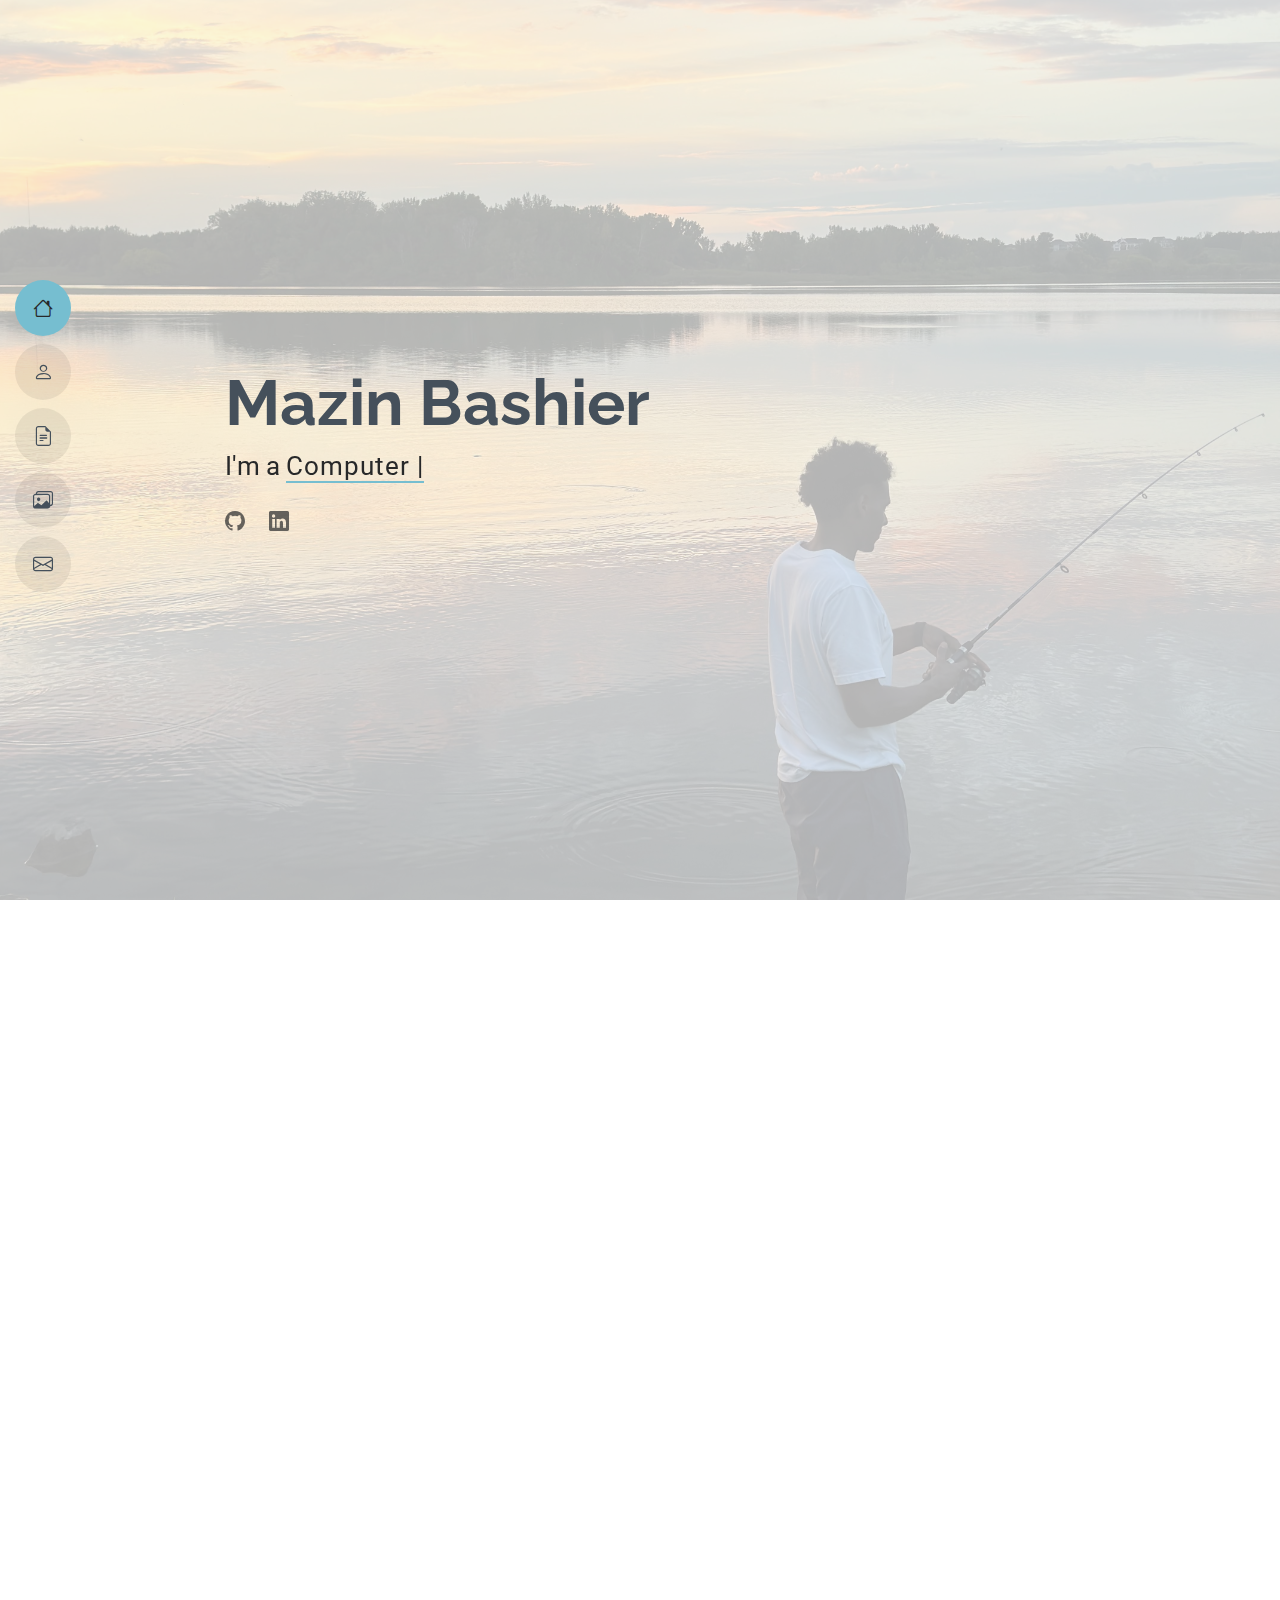
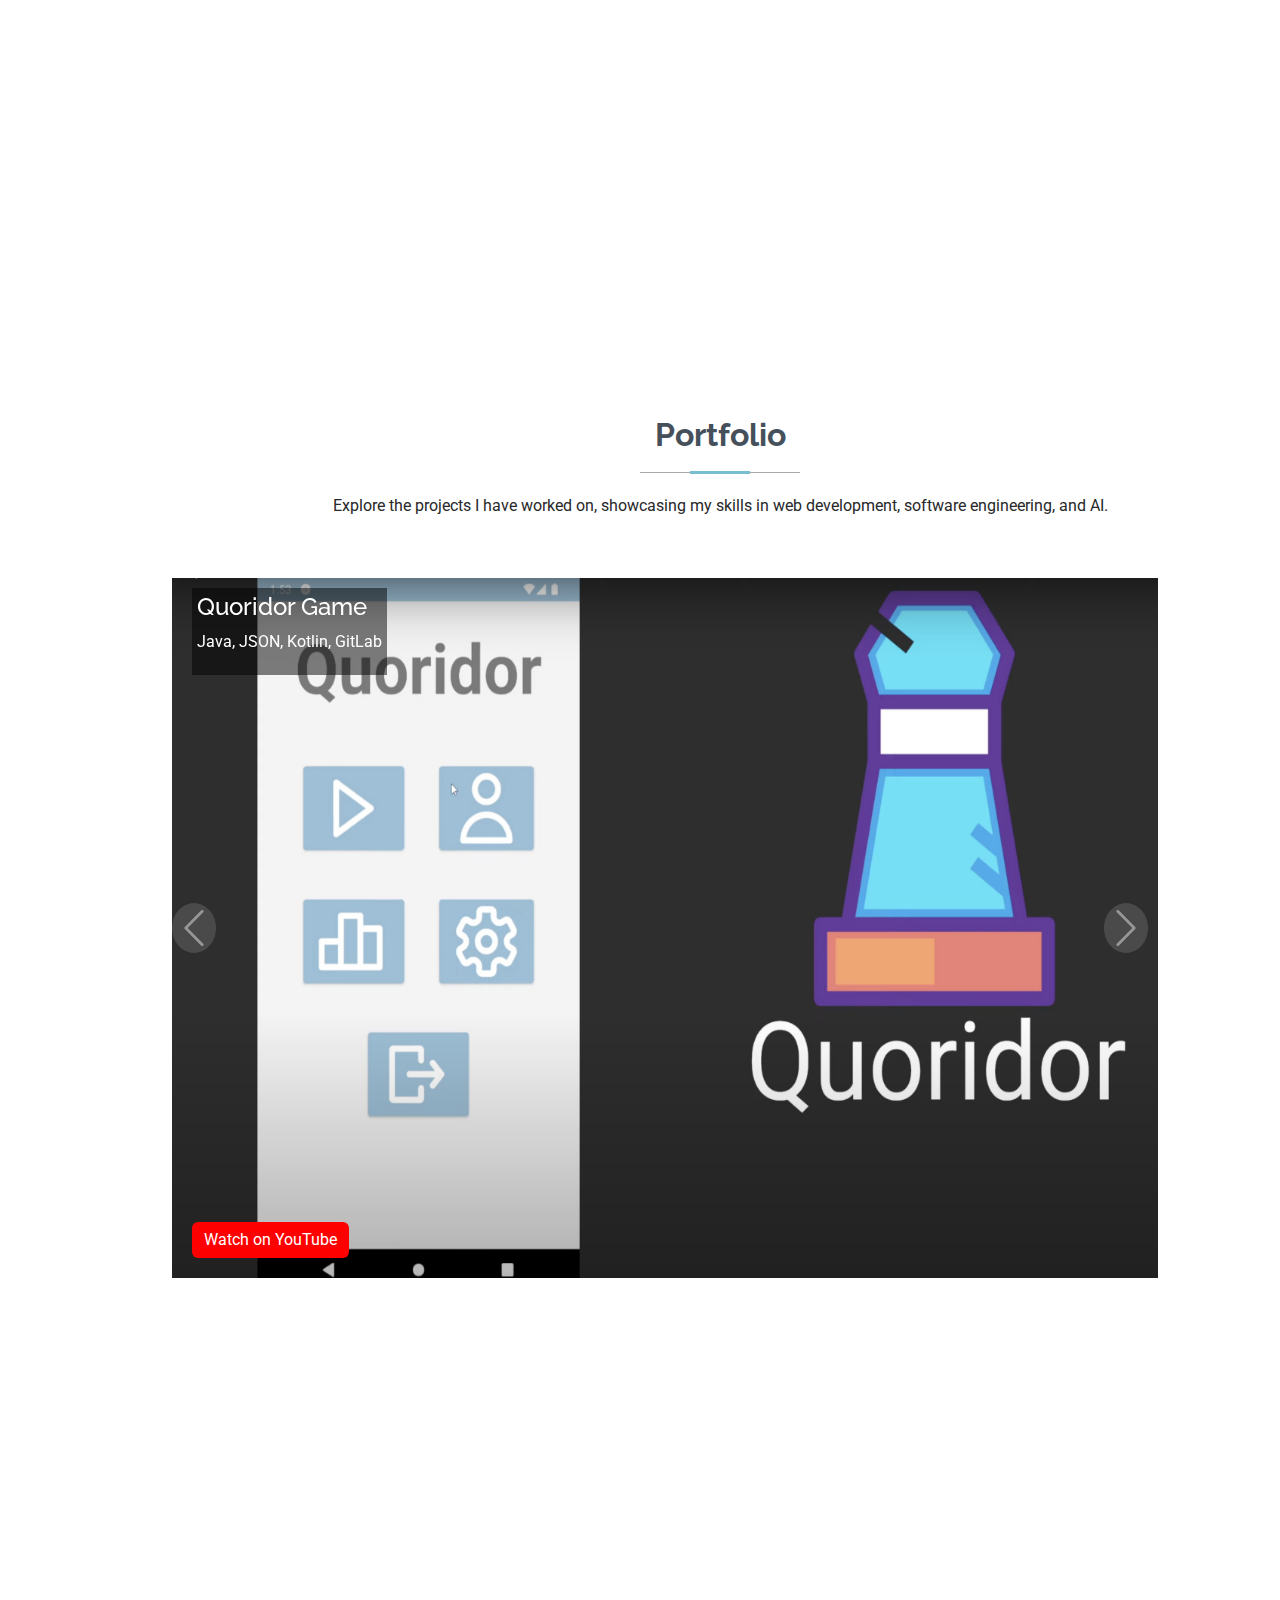
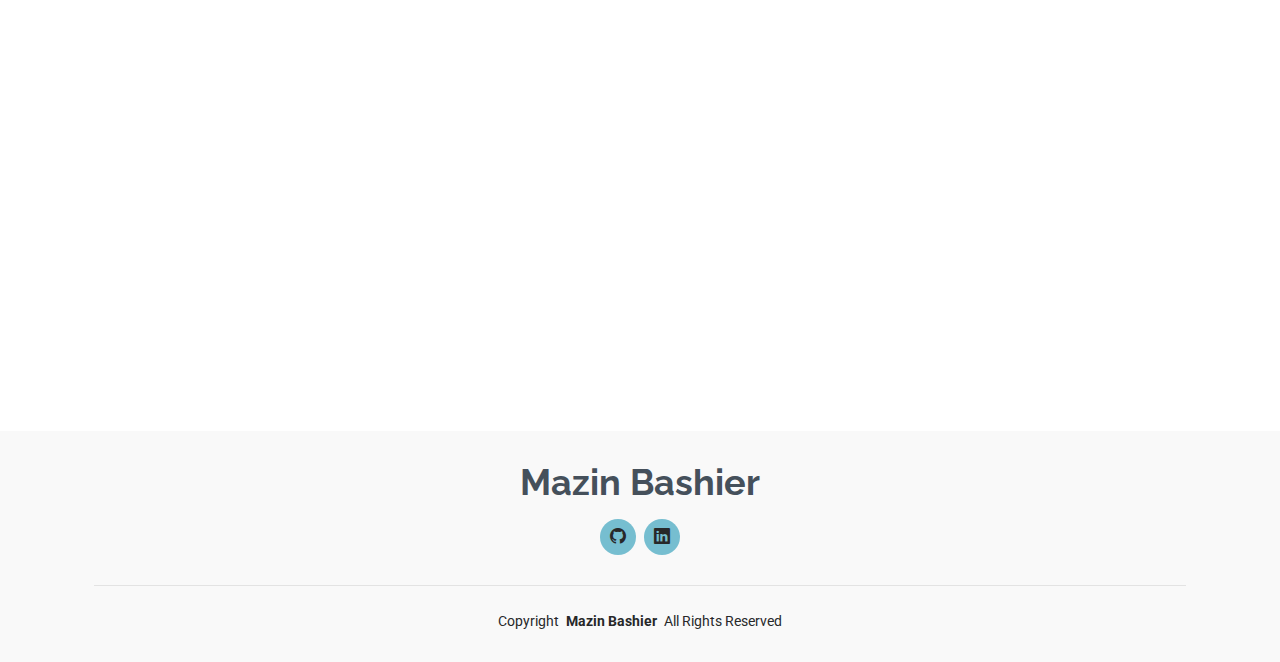
<file: index.html>
<!DOCTYPE html>
<html lang="en">

<head>
  <meta charset="utf-8">
  <meta content="width=device-width, initial-scale=1.0" name="viewport">
  <title>Mazin Portfolio</title>
  <meta content="" name="description">
  <meta content="" name="keywords">



  <!-- Fonts -->
  <link href="https://fonts.googleapis.com" rel="preconnect">
  <link href="https://fonts.gstatic.com" rel="preconnect" crossorigin>
  <link
    href="https://fonts.googleapis.com/css2?family=Roboto:ital,wght@0,100;0,300;0,400;0,500;0,700;0,900;1,100;1,300;1,400;1,500;1,700;1,900&family=Poppins:ital,wght@0,100;0,200;0,300;0,400;0,500;0,600;0,700;0,800;0,900;1,100;1,200;1,300;1,400;1,500;1,600;1,700;1,800;1,900&family=Raleway:ital,wght@0,100;0,200;0,300;0,400;0,500;0,600;0,700;0,800;0,900;1,100;1,200;1,300;1,400;1,500;1,600;1,700;1,800;1,900&display=swap"
    rel="stylesheet">

  <!-- Vendor CSS Files -->
  <link href="assets/vendor/bootstrap/css/bootstrap.min.css" rel="stylesheet">
  <link href="assets/vendor/bootstrap-icons/bootstrap-icons.css" rel="stylesheet">
  <link href="assets/vendor/aos/aos.css" rel="stylesheet">
  <link href="assets/vendor/glightbox/css/glightbox.min.css" rel="stylesheet">
  <link href="assets/vendor/swiper/swiper-bundle.min.css" rel="stylesheet">

  <!-- Main CSS File -->
  <link href="assets/css/main.css" rel="stylesheet">


</head>

<body class="index-page">

  <header id="header" class="header d-flex flex-column justify-content-center">

    <i class="header-toggle d-xl-none bi bi-list"></i>

    <nav id="navmenu" class="navmenu">
      <ul>
        <li><a href="#hero" class="active"><i class="bi bi-house navicon"></i><span>Home</span></a></li>
        <li><a href="#about"><i class="bi bi-person navicon"></i><span>About</span></a></li>
        <li><a href="#resume"><i class="bi bi-file-earmark-text navicon"></i><span>Resume</span></a></li>
        <li><a href="#portfolio"><i class="bi bi-images navicon"></i><span>Portfolio</span></a></li>

        <li><a href="#contact"><i class="bi bi-envelope navicon"></i><span>Contact</span></a></li>
      </ul>
    </nav>

  </header>

  <main class="main">

    <!-- Hero Section -->
    <section id="hero" class="hero section light-background">

      <img src="assets/img/hero-bg.jpg" alt="">

      <div class="container" data-aos="zoom-out">
        <div class="row justify-content-center">
          <div class="col-lg-9">
            <h2>Mazin Bashier</h2>
            <p>I'm a <span class="typed" data-typed-items="Student, Frontend/Backend Developer, Web Developer">Computer
                Scientist</span><span class="typed-cursor typed-cursor--blink" aria-hidden="true"></span></p>
            <div class="social-links">
              <a href="https://github.com/mazinbashierrr"><i class="bi bi-github"></i></a>
              <a href="https://www.linkedin.com/in/mazinbashierrr/"><i class="bi bi-linkedin"></i></a>
            </div>
          </div>
        </div>
      </div>

    </section><!-- /Hero Section -->

    <!-- About Section -->
    <section id="about" class="about section">

      <!-- Section Title -->
      <div class="container section-title" data-aos="fade-up">
        <h2>About</h2>
        <p>I’m a passionate Computer Science student, minoring in Data Science, with a strong interest in programming
          and
          developing cutting-edge technology.</p>
      </div><!-- End Section Title -->

      <div class="container" data-aos="fade-up" data-aos-delay="100">

        <div class="row gy-4 justify-content-center">
          <div class="col-lg-8">
            <h2>Aspiring Web & AI Developer</h2>
            <p class="fst-italic py-3">
              I have experience in both frontend and backend development and am currently honing my skills in full-stack
              development, artificial intelligence, and web technologies. I am always eager to learn and apply my
              knowledge
              to real-world projects.
            </p>
            <div class="row">
              <div class="col-lg-6">
                <ul>

                  <li><i class="bi bi-chevron-right"></i> <strong>Email:</strong> <span>mazin@iastate.edu</span>
                  </li>
                  <li><i class="bi bi-chevron-right"></i> <strong>Phone:</strong> <span>+1 515-715-7995</span></li>
                </ul>
              </div>
              <div class="col-lg-6">
                <ul>
                  <li><i class="bi bi-chevron-right"></i> <strong>Degree:</strong> <span>Computer Science (Minor in Data
                      Science)</span></li>
                  <li><i class="bi bi-chevron-right"></i> <strong>City:</strong> <span>Ames, Iowa, USA</span></li>

                </ul>
              </div>
            </div>
            <p class="py-3">
              My goal is to continue expanding my expertise in full-stack development, AI, and web technologies, while
              contributing to innovative and impactful projects.
            </p>
          </div>
        </div>

      </div>


      <!-- Skills Section -->
      <section id="skills" class="skills section">

        <!-- Section Title -->
        <div class="container section-title" data-aos="fade-up">
          <h2>Skills</h2>
          <p>Technical expertise in various programming languages, frameworks, and tools for software development and
            data
            science.</p>
        </div><!-- End Section Title -->

        <div class="container" data-aos="fade-up" data-aos-delay="100">

          <div class="row skills-content skills-animation">

            <div class="col-lg-6">

              <div class="progress">
                <span class="skill"><span>Java</span> <i class="val">90%</i></span>
                <div class="progress-bar-wrap">
                  <div class="progress-bar" role="progressbar" aria-valuenow="95" aria-valuemin="0" aria-valuemax="100">
                  </div>
                </div>
              </div><!-- End Skills Item -->

              <div class="progress">
                <span class="skill"><span>Python</span> <i class="val">70%</i></span>
                <div class="progress-bar-wrap">
                  <div class="progress-bar" role="progressbar" aria-valuenow="70" aria-valuemin="0" aria-valuemax="100">
                  </div>
                </div>
              </div><!-- End Skills Item -->

              <div class="progress">
                <span class="skill"><span>C</span> <i class="val">15%</i></span>
                <div class="progress-bar-wrap">
                  <div class="progress-bar" role="progressbar" aria-valuenow="15" aria-valuemin="0" aria-valuemax="100">
                  </div>
                </div>
              </div><!-- End Skills Item -->

              <div class="progress">
                <span class="skill"><span>C++</span> <i class="val">15%</i></span>
                <div class="progress-bar-wrap">
                  <div class="progress-bar" role="progressbar" aria-valuenow="15" aria-valuemin="0" aria-valuemax="100">
                  </div>
                </div>
              </div><!-- End Skills Item -->

              <div class="progress">
                <span class="skill"><span>JavaScript</span> <i class="val">90%</i></span>
                <div class="progress-bar-wrap">
                  <div class="progress-bar" role="progressbar" aria-valuenow="90" aria-valuemin="0" aria-valuemax="100">
                  </div>
                </div>
              </div><!-- End Skills Item -->

            </div>

            <div class="col-lg-6">

              <div class="progress">
                <span class="skill"><span>HTML/CSS</span> <i class="val">100%</i></span>
                <div class="progress-bar-wrap">
                  <div class="progress-bar" role="progressbar" aria-valuenow="100" aria-valuemin="0"
                    aria-valuemax="100"></div>
                </div>
              </div><!-- End Skills Item -->

              <div class="progress">
                <span class="skill"><span>R</span> <i class="val">80%</i></span>
                <div class="progress-bar-wrap">
                  <div class="progress-bar" role="progressbar" aria-valuenow="80" aria-valuemin="0" aria-valuemax="100">
                  </div>
                </div>
              </div><!-- End Skills Item -->

              <div class="progress">
                <span class="skill"><span>React</span> <i class="val">95%</i></span>
                <div class="progress-bar-wrap">
                  <div class="progress-bar" role="progressbar" aria-valuenow="95" aria-valuemin="0" aria-valuemax="100">
                  </div>
                </div>
              </div><!-- End Skills Item -->

              <div class="progress">
                <span class="skill"><span>Node.js</span> <i class="val">90%</i></span>
                <div class="progress-bar-wrap">
                  <div class="progress-bar" role="progressbar" aria-valuenow="90" aria-valuemin="0" aria-valuemax="100">
                  </div>
                </div>
              </div><!-- End Skills Item -->
              <div class="progress">
                <span class="skill"><span>Git</span> <i class="val">90%</i></span>
                <div class="progress-bar-wrap">
                  <div class="progress-bar" role="progressbar" aria-valuenow="90" aria-valuemin="0" aria-valuemax="100">
                  </div>
                </div>
              </div><!-- End Skills Item -->

            </div>

          </div>

        </div>

      </section><!-- /Skills Section -->


      <!-- Resume Section -->
      <section id="resume" class="resume section">

        <!-- Section Title -->
        <div class="container section-title" data-aos="fade-up">
          <h2>Resume</h2>
          <p>Focused on programming, data science, and web development with hands-on experience in frontend/backend
            development and AI-powered solutions.</p>
        </div><!-- End Section Title -->

        <div class="container">

          <div class="row">

            <div class="col-lg-6" data-aos="fade-up" data-aos-delay="100">
              <h3 class="resume-title">Summary</h3>

              <div class="resume-item pb-0">
                <h4>Mazin Bashier</h4>
                <p><em>A dedicated Computer Science student with a minor in Data Science, passionate about programming
                    and
                    developing web and AI applications. Skilled in full stack, frontend, backend, and AI development
                    with
                    experience in building scalable software solutions.</em></p>
                <ul>
                  <li>Ames, Iowa, USA</li>
                  <li>+1 515 715 7995</li>
                  <li>mazin@iastate.edu</li>
                </ul>
              </div><!-- End Resume Item -->

              <h3 class="resume-title">Education</h3>
              <div class="resume-item">
                <h4>Bachelor of Arts in Computer Science, Minor in Data Science</h4>
                <h5>Aug 2020 - May 2025</h5>
                <p><em>Iowa State University, Ames, IA</em></p>
              </div><!-- End Resume Item -->

            </div>

            <div class="col-lg-6" data-aos="fade-up" data-aos-delay="200">
              <h3 class="resume-title">Professional Experience</h3>
              <div class="resume-item">
                <h4>Web Developer</h4>
                <h5>May 2023 - Aug 2023</h5>
                <p><em>BMJ Industries FZ-LLC, Dubai, United Arab Emirates</em></p>
                <ul>
                  <li>Collaborated with a mentor to design and develop the frontend of a property website.</li>
                  <li>Adapted to new technologies, ensuring successful project completion.</li>
                  <li>Enhanced website usability with intuitive UI/UX, improving user engagement and property listing
                    visibility.</li>
                </ul>
              </div><!-- End Resume Item -->

              <h3 class="resume-title">Projects</h3>
              <div class="resume-item">
                <h4>Quoridor Game | Java, JSON, Kotlin, GitLab</h4>
                <h5>May 2023</h5>
                <ul>
                  <li>Developed the frontend of a mobile puzzle game in a four-member team, enhancing user interaction
                    and
                    visual appeal.</li>
                  <li>Led the team in evaluations, securing 3rd place in functionality, design, and collaboration.</li>
                </ul>
              </div><!-- End Resume Item -->

              <div class="resume-item">
                <h4>AI Pantry Tracker | Next.js, React, Firebase, GCP, Vercel, OpenAI, CI/CD</h4>
                <h5>Aug 2024</h5>
                <ul>
                  <li>Developed a pantry management app optimizing user interaction and inventory tracking using
                    AI-driven
                    insights.</li>
                  <li>Implemented CI/CD for automated deployment and testing.</li>
                </ul>
              </div><!-- End Resume Item -->

              <div class="resume-item">
                <h4>AI Customer Support | Next.js, React, OpenAI</h4>
                <h5>Aug 2024</h5>
                <ul>
                  <li>Developed an AI-powered chatbot to improve customer support by providing instant, accurate
                    responses.
                  </li>
                </ul>
              </div><!-- End Resume Item -->

              <div class="resume-item">
                <h4>2022 World Cup Prediction | Python, Pandas</h4>
                <h5>April 2022</h5>
                <ul>
                  <li>Used machine learning algorithms to accurately predict France’s advancement to the finals.</li>
                  <li>Applied advanced data science techniques to analyze teams’ historical performance metrics.</li>
                </ul>
              </div><!-- End Resume Item -->

            </div>

          </div>

        </div>

      </section><!-- /Resume Section -->


      <!-- Portfolio Section -->
      <section id="portfolio" class="portfolio section">

        <!-- Section Title -->
        <div class="container section-title">
          <h2>Portfolio</h2>
          <p>Explore the projects I have worked on, showcasing my skills in web development, software engineering, and
            AI.</p>
        </div><!-- End Section Title -->

        <div class="container">

          <!-- Carousel -->
          <div id="portfolioCarousel" class="carousel slide" data-bs-ride="carousel">

            <!-- Carousel Inner -->
            <div class="carousel-inner">

              <!-- Quoridor Game -->
              <div class="carousel-item active">
                <div class="portfolio-item" style="position: relative; height: 700px; width: 90%;">
                  <div class="portfolio-title"
                    style="position: absolute; top: 10px; left: 20px; z-index: 10; background-color: rgba(0, 0, 0, 0.5); color: #fff; padding: 5px;">
                    <h4 style="color: white;">Quoridor Game</h4>
                    <p>Java, JSON, Kotlin, GitLab</p>
                  </div>
                  <img src="assets/img/portfolio/quoridor-game.jpg" class="d-block w-100" style="height: 100%;"
                    alt="Quoridor Game">
                  <div class="portfolio-caption" style="position: absolute; bottom: 20px; left: 20px; z-index: 10;">
                    <a href="https://www.youtube.com/watch?v=6bibwYKtI9g" target="_blank" class="btn btn-primary"
                      style="background-color: #ff0000; border: none;">Watch on YouTube</a>
                  </div>
                </div>
              </div><!-- End Carousel Item -->

              <!-- AI Pantry Tracker -->
              <div class="carousel-item">
                <div class="portfolio-item" style="position: relative; height: 700px; width: 90%;">
                  <div class="portfolio-title"
                    style="position: absolute; top: 10px; left: 20px; z-index: 10; background-color: rgba(0, 0, 0, 0.5); color: #fff; padding: 5px;">
                    <h4 style="color: white;">AI Pantry Tracker</h4>
                    <p>Next.js, React, Firebase, GCP, Vercel, OpenAI, CI/CD</p>
                  </div>
                  <img src="assets/img/portfolio/ai-pantry.jpg" class="d-block w-100" style="height: 100%;"
                    alt="AI Pantry Tracker">
                </div>
              </div><!-- End Carousel Item -->

              <!-- AI Chat Support -->
              <div class="carousel-item">
                <div class="portfolio-item" style="position: relative; height: 700px; width: 90%;">
                  <div class="portfolio-title"
                    style="position: absolute; top: 10px; left: 20px; z-index: 10; background-color: rgba(0, 0, 0, 0.5); color: #fff; padding: 5px;">
                    <h4 style="color: white;">AI Customer Support</h4>
                    <p>Next.js, React, OpenAI</p>
                  </div>
                  <img src="assets/img/portfolio/ai-chat.jpg" class="d-block w-100" style="height: 100%;"
                    alt="AI Customer Support">
                </div>
              </div><!-- End Carousel Item -->

              <!-- Business Reviewer (No Image) -->
              <div class="carousel-item">
                <div class="portfolio-item"
                  style="position: relative; height: 700px; width: 90%; background-color: #f8f9fa;">
                  <div class="portfolio-title"
                    style="position: absolute; top: 10px; left: 20px; z-index: 10; background-color: rgba(0, 0, 0, 0.5); color: #fff; padding: 5px;">
                    <h4 style="color: white;">Business Reviewer</h4>
                    <p>React, HTML, CSS, JavaScript, MongoDB</p>
                  </div>
                  <div class="d-flex align-items-center justify-content-center" style="height: 100%;">
                    <p>No Image Available</p>
                  </div>
                </div>
              </div><!-- End Carousel Item -->

              <!-- Profit Utilization (No Image) -->
              <div class="carousel-item">
                <div class="portfolio-item"
                  style="position: relative; height: 700px; width: 90%; background-color: #f8f9fa;">
                  <div class="portfolio-title"
                    style="position: absolute; top: 10px; left: 20px; z-index: 10; background-color: rgba(0, 0, 0, 0.5); color: #fff; padding: 5px;">
                    <h4 style="color: white;">Profit Utilization for Internet Service</h4>
                    <p>Java, JUnit</p>
                  </div>
                  <div class="d-flex align-items-center justify-content-center" style="height: 100%;">
                    <p>No Image Available</p>
                  </div>
                </div>
              </div><!-- End Carousel Item -->

              <!-- 2022 World Cup Prediction (No Image) -->
              <div class="carousel-item">
                <div class="portfolio-item"
                  style="position: relative; height: 700px; width: 90%; background-color: white;">
                  <div class="portfolio-title"
                    style="position: absolute; top: 10px; left: 20px; z-index: 10; background-color: rgba(0, 0, 0, 0.5); color: #fff; padding: 5px;">
                    <h4 style="color: white;">2022 World Cup Prediction</h4>
                    <p>Python, Pandas</p>
                  </div>
                  <div class="d-flex align-items-center justify-content-center" style="height: 100%;">
                    <p>No Image Available</p>
                  </div>
                </div>
              </div><!-- End Carousel Item -->

            </div><!-- End Carousel Inner -->

            <!-- Carousel Controls -->
            <button class="carousel-control-prev" type="button" data-bs-target="#portfolioCarousel" data-bs-slide="prev"
              style="color: gray; font-size: 30px;">
              <span class="carousel-control-prev-icon" aria-hidden="true"
                style="width: 50px; height: 50px; background-color: rgba(128, 128, 128, 0.7); border-radius: 50%; margin-right: 120px;"></span>
              <span class="visually-hidden">Previous</span>
            </button>
            <button class="carousel-control-next" type="button" data-bs-target="#portfolioCarousel" data-bs-slide="next"
              style="color: gray; font-size: 30px;">
              <span class="carousel-control-next-icon" aria-hidden="true"
                style="width: 50px; height: 50px; background-color: rgba(128, 128, 128, 0.7); border-radius: 50%;margin-right: 120px;"></span>
              <span class="visually-hidden">Next</span>
            </button>
          </div><!-- End Carousel -->

        </div>

      </section><!-- /Portfolio Section -->




      <!-- Contact Section -->
      <section id="contact" class="contact section">

        <!-- Section Title -->
        <div class="container section-title" data-aos="fade-up">
          <h2>Contact</h2>
          <p>Feel free to reach out to me for any inquiries or collaboration opportunities.</p>
        </div><!-- End Section Title -->

        <div class="container" data-aos="fade" data-aos-delay="100">

          <div class="row gy-4">

            <div class="col-lg-4">
              <div class="info-item d-flex" data-aos="fade-up" data-aos-delay="200">
                <i class="bi bi-geo-alt flex-shrink-0"></i>
                <div>
                  <h3>Address</h3>
                  <p>2320 Lincoln Way, Ames, Iowa 50014</p>
                </div>
              </div><!-- End Info Item -->

              <div class="info-item d-flex" data-aos="fade-up" data-aos-delay="300">
                <i class="bi bi-telephone flex-shrink-0"></i>
                <div>
                  <h3>Call Me</h3>
                  <p>+1 515-715-7995</p>
                </div>
              </div><!-- End Info Item -->

              <div class="info-item d-flex" data-aos="fade-up" data-aos-delay="400">
                <i class="bi bi-envelope flex-shrink-0"></i>
                <div>
                  <h3>Email Me</h3>
                  <p>mazin@iastate.edu</p>
                </div>
              </div><!-- End Info Item -->

            </div>

            <div class="col-lg-8">
              <form action="forms/contact.php" method="post" class="php-email-form" data-aos="fade-up"
                data-aos-delay="200">
                <div class="row gy-4">

                  <div class="col-md-6">
                    <input type="text" name="name" class="form-control" placeholder="Your Name" required="">
                  </div>

                  <div class="col-md-6 ">
                    <input type="email" class="form-control" name="email" placeholder="Your Email" required="">
                  </div>

                  <div class="col-md-12">
                    <input type="text" class="form-control" name="subject" placeholder="Subject" required="">
                  </div>

                  <div class="col-md-12">
                    <textarea class="form-control" name="message" rows="6" placeholder="Message" required=""></textarea>
                  </div>

                  <div class="col-md-12 text-center">
                    <div class="loading">Loading</div>
                    <div class="error-message"></div>
                    <div class="sent-message">Your message has been sent. Thank you!</div>

                    <button type="submit">Send Message</button>
                  </div>

                </div>
              </form>
            </div><!-- End Contact Form -->

          </div>

        </div>

      </section><!-- /Contact Section -->


  </main>

  <footer id="footer" class="footer position-relative light-background">
    <div class="container">
      <h3 class="sitename">Mazin Bashier</h3>
      <div class="social-links d-flex justify-content-center">
        <a href="https://github.com/mazinbashierrr"><i class="bi bi-github"></i></a>
        <a href="https://www.linkedin.com/in/mazinbashierrr/"><i class="bi bi-linkedin"></i></a>
      </div>
      <div class="container">
        <div class="copyright">
          <span>Copyright</span> <strong class="px-1 sitename">Mazin Bashier</strong> <span>All Rights Reserved</span>
        </div>
      </div>
    </div>
  </footer>

  <!-- Scroll Top -->
  <a href="#" id="scroll-top" class="scroll-top d-flex align-items-center justify-content-center"><i
      class="bi bi-arrow-up-short"></i></a>

  <!-- Preloader -->
  <div id="preloader"></div>

  <!-- Vendor JS Files -->
  <script src="assets/vendor/bootstrap/js/bootstrap.bundle.min.js"></script>
  <script src="assets/vendor/php-email-form/validate.js"></script>
  <script src="assets/vendor/aos/aos.js"></script>
  <script src="assets/vendor/typed.js/typed.umd.js"></script>
  <script src="assets/vendor/purecounter/purecounter_vanilla.js"></script>
  <script src="assets/vendor/waypoints/noframework.waypoints.js"></script>
  <script src="assets/vendor/glightbox/js/glightbox.min.js"></script>
  <script src="assets/vendor/imagesloaded/imagesloaded.pkgd.min.js"></script>
  <script src="assets/vendor/isotope-layout/isotope.pkgd.min.js"></script>
  <script src="assets/vendor/swiper/swiper-bundle.min.js"></script>

  <!-- Main JS File -->
  <script src="assets/js/main.js"></script>

</body>

</html>
</file>
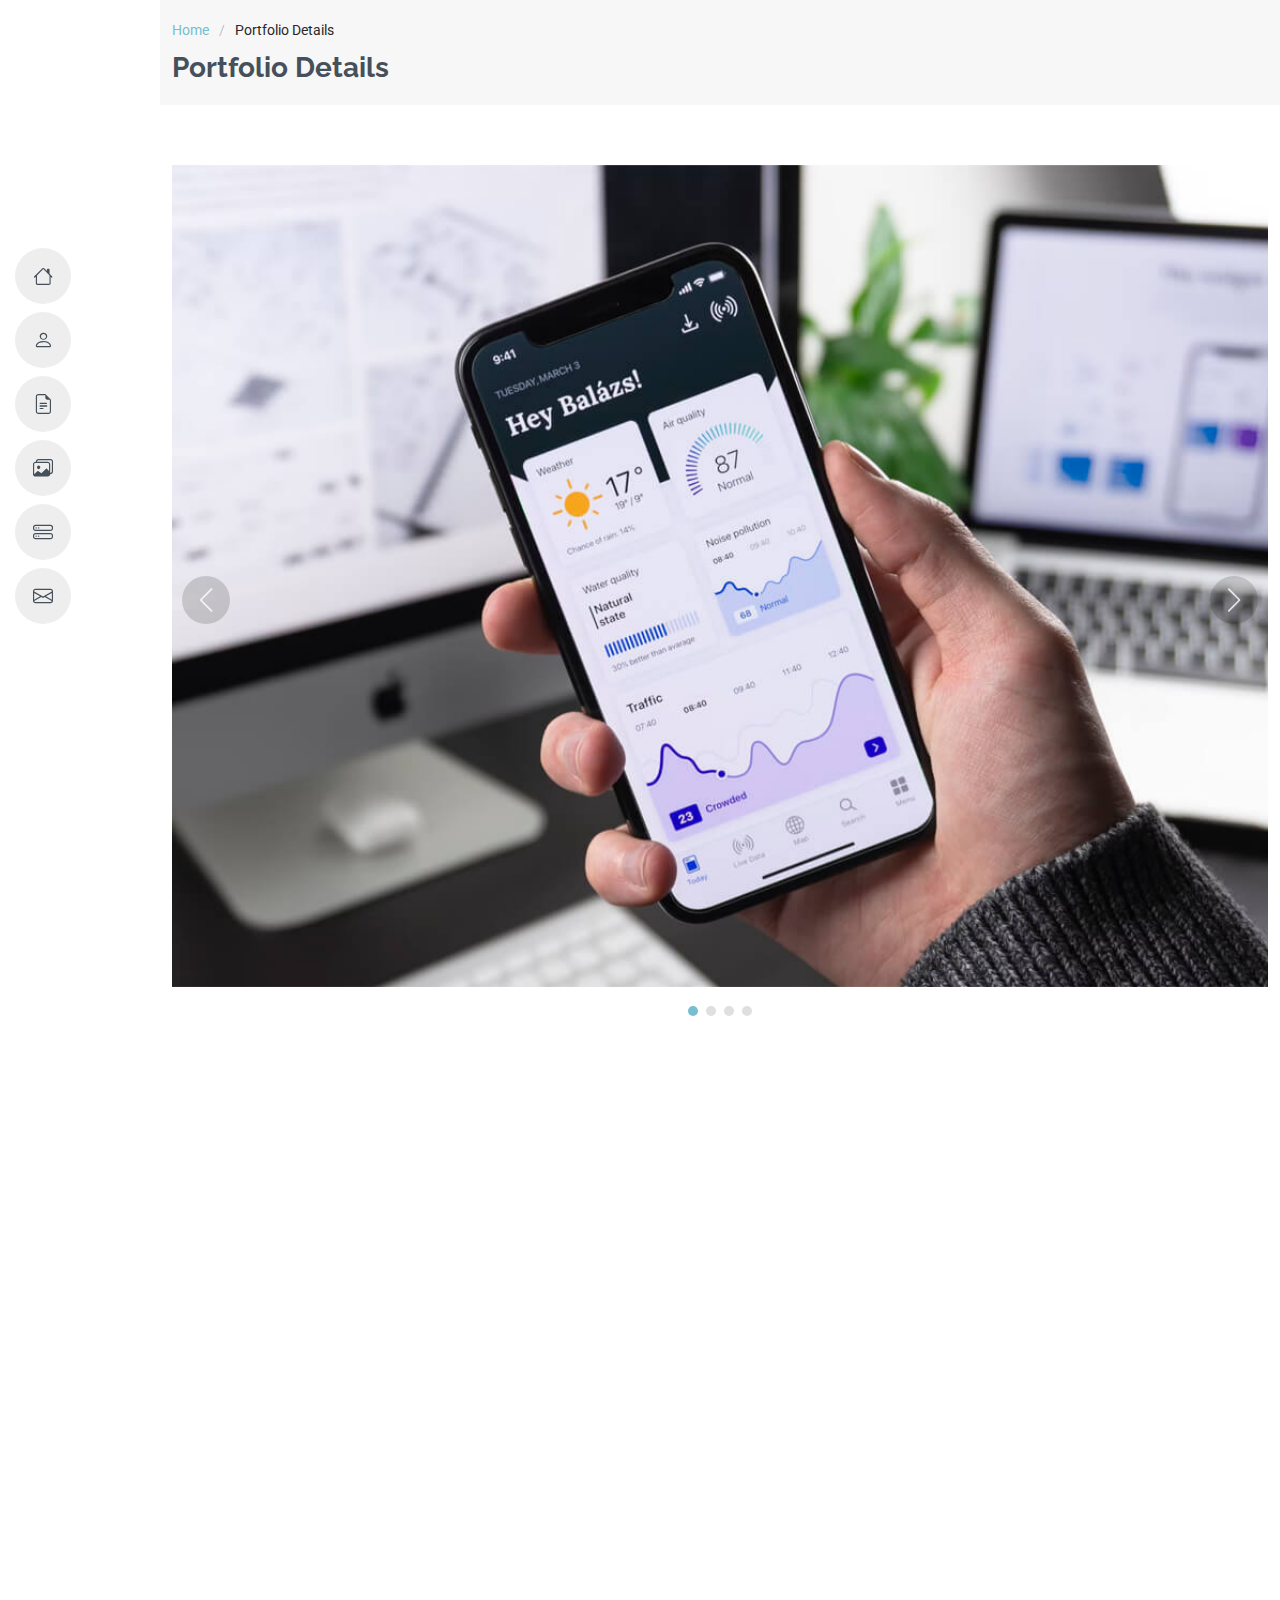
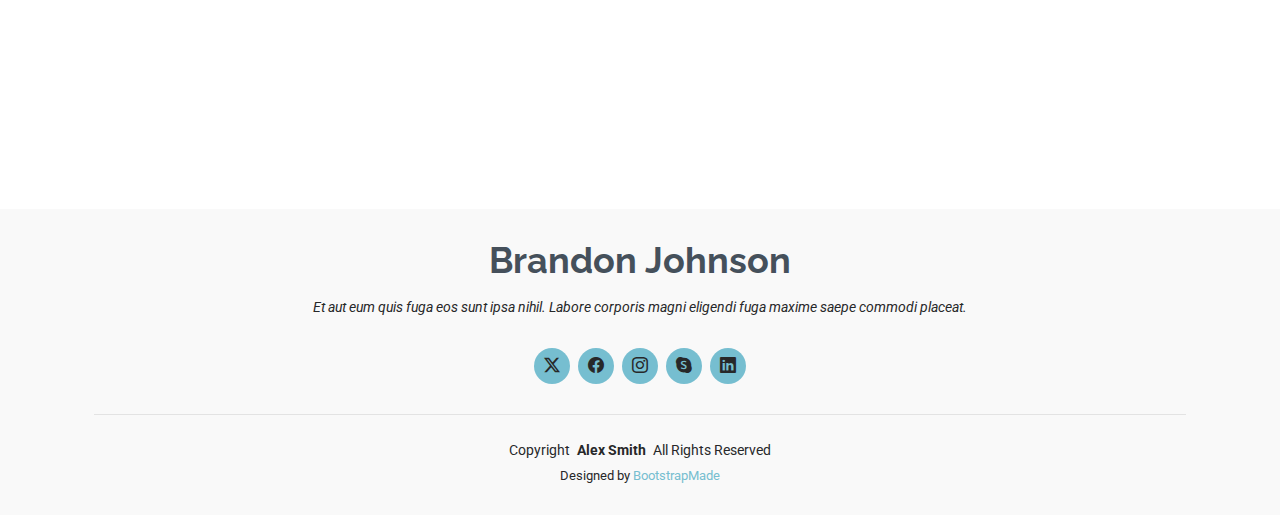
<file: portfolio-details.html>
<!DOCTYPE html>
<html lang="en">

<head>
  <meta charset="utf-8">
  <meta content="width=device-width, initial-scale=1.0" name="viewport">
  <title>Mazin Portfolio</title>
  <meta content="" name="description">
  <meta content="" name="keywords">



  <!-- Fonts -->
  <link href="https://fonts.googleapis.com" rel="preconnect">
  <link href="https://fonts.gstatic.com" rel="preconnect" crossorigin>
  <link href="https://fonts.googleapis.com/css2?family=Roboto:ital,wght@0,100;0,300;0,400;0,500;0,700;0,900;1,100;1,300;1,400;1,500;1,700;1,900&family=Poppins:ital,wght@0,100;0,200;0,300;0,400;0,500;0,600;0,700;0,800;0,900;1,100;1,200;1,300;1,400;1,500;1,600;1,700;1,800;1,900&family=Raleway:ital,wght@0,100;0,200;0,300;0,400;0,500;0,600;0,700;0,800;0,900;1,100;1,200;1,300;1,400;1,500;1,600;1,700;1,800;1,900&display=swap" rel="stylesheet">

  <!-- Vendor CSS Files -->
  <link href="assets/vendor/bootstrap/css/bootstrap.min.css" rel="stylesheet">
  <link href="assets/vendor/bootstrap-icons/bootstrap-icons.css" rel="stylesheet">
  <link href="assets/vendor/aos/aos.css" rel="stylesheet">
  <link href="assets/vendor/glightbox/css/glightbox.min.css" rel="stylesheet">
  <link href="assets/vendor/swiper/swiper-bundle.min.css" rel="stylesheet">

  <!-- Main CSS File -->
  <link href="assets/css/main.css" rel="stylesheet">

</head>

<body class="portfolio-details-page">

  <header id="header" class="header d-flex flex-column justify-content-center">

    <i class="header-toggle d-xl-none bi bi-list"></i>

    <nav id="navmenu" class="navmenu">
      <ul>
        <li><a href="#hero"><i class="bi bi-house navicon"></i><span>Home</span></a></li>
        <li><a href="#about"><i class="bi bi-person navicon"></i><span>About</span></a></li>
        <li><a href="#resume"><i class="bi bi-file-earmark-text navicon"></i><span>Resume</span></a></li>
        <li><a href="#portfolio"><i class="bi bi-images navicon"></i><span>Portfolio</span></a></li>
        <li><a href="#services"><i class="bi bi-hdd-stack navicon"></i><span>Services</span></a></li>
        <li><a href="#contact"><i class="bi bi-envelope navicon"></i><span>Contact</span></a></li>
      </ul>
    </nav>

  </header>

  <main class="main">

    <!-- Page Title -->
    <div class="page-title" data-aos="fade">
      <div class="container">
        <nav class="breadcrumbs">
          <ol>
            <li><a href="index.html">Home</a></li>
            <li class="current">Portfolio Details</li>
          </ol>
        </nav>
        <h1>Portfolio Details</h1>
      </div>
    </div><!-- End Page Title -->

    <!-- Portfolio Details Section -->
    <section id="portfolio-details" class="portfolio-details section">

      <div class="container" data-aos="fade-up">

        <div class="portfolio-details-slider swiper init-swiper">
          <script type="application/json" class="swiper-config">
            {
              "loop": true,
              "speed": 600,
              "autoplay": {
                "delay": 5000
              },
              "slidesPerView": "auto",
              "navigation": {
                "nextEl": ".swiper-button-next",
                "prevEl": ".swiper-button-prev"
              },
              "pagination": {
                "el": ".swiper-pagination",
                "type": "bullets",
                "clickable": true
              }
            }
          </script>
          <div class="swiper-wrapper align-items-center">

            <div class="swiper-slide">
              <img src="assets/img/portfolio/app-1.jpg" alt="">
            </div>

            <div class="swiper-slide">
              <img src="assets/img/portfolio/product-1.jpg" alt="">
            </div>

            <div class="swiper-slide">
              <img src="assets/img/portfolio/branding-1.jpg" alt="">
            </div>

            <div class="swiper-slide">
              <img src="assets/img/portfolio/books-1.jpg" alt="">
            </div>

          </div>
          <div class="swiper-button-prev"></div>
          <div class="swiper-button-next"></div>
          <div class="swiper-pagination"></div>
        </div>

        <div class="row justify-content-between gy-4 mt-4">

          <div class="col-lg-8" data-aos="fade-up">
            <div class="portfolio-description">
              <h2>This is an example of portfolio details</h2>
              <p>
                Autem ipsum nam porro corporis rerum. Quis eos dolorem eos itaque inventore commodi labore quia quia. Exercitationem repudiandae officiis neque suscipit non officia eaque itaque enim. Voluptatem officia accusantium nesciunt est omnis tempora consectetur dignissimos. Sequi nulla at esse enim cum deserunt eius.
              </p>
              <p>
                Amet consequatur qui dolore veniam voluptatem voluptatem sit. Non aspernatur atque natus ut cum nam et. Praesentium error dolores rerum minus sequi quia veritatis eum. Eos et doloribus doloremque nesciunt molestiae laboriosam.
              </p>

              <div class="testimonial-item">
                <p>
                  <i class="bi bi-quote quote-icon-left"></i>
                  <span>Export tempor illum tamen malis malis eram quae irure esse labore quem cillum quid cillum eram malis quorum velit fore eram velit sunt aliqua noster fugiat irure amet legam anim culpa.</span>
                  <i class="bi bi-quote quote-icon-right"></i>
                </p>
                <div>
                  <img src="assets/img/testimonials/testimonials-2.jpg" class="testimonial-img" alt="">
                  <h3>Sara Wilsson</h3>
                  <h4>Designer</h4>
                </div>
              </div>

              <p>
                Impedit ipsum quae et aliquid doloribus et voluptatem quasi. Perspiciatis occaecati earum et magnam animi. Quibusdam non qui ea vitae suscipit vitae sunt. Repudiandae incidunt cumque minus deserunt assumenda tempore. Delectus voluptas necessitatibus est.
              </p>

              <p>
                Sunt voluptatum sapiente facilis quo odio aut ipsum repellat debitis. Molestiae et autem libero. Explicabo et quod necessitatibus similique quis dolor eum. Numquam eaque praesentium rem et qui nesciunt.
              </p>

            </div>
          </div>

          <div class="col-lg-3" data-aos="fade-up" data-aos-delay="100">
            <div class="portfolio-info">
              <h3>Project information</h3>
              <ul>
                <li><strong>Category</strong> Web design</li>
                <li><strong>Client</strong> ASU Company</li>
                <li><strong>Project date</strong> 01 March, 2020</li>
                <li><strong>Project URL</strong> <a href="#">www.example.com</a></li>
                <li><a href="#" class="btn-visit align-self-start">Visit Website</a></li>
              </ul>
            </div>
          </div>

        </div>

      </div>

    </section><!-- /Portfolio Details Section -->

  </main>

  <footer id="footer" class="footer position-relative light-background">
    <div class="container">
      <h3 class="sitename">Brandon Johnson</h3>
      <p>Et aut eum quis fuga eos sunt ipsa nihil. Labore corporis magni eligendi fuga maxime saepe commodi placeat.</p>
      <div class="social-links d-flex justify-content-center">
        <a href=""><i class="bi bi-twitter-x"></i></a>
        <a href=""><i class="bi bi-facebook"></i></a>
        <a href=""><i class="bi bi-instagram"></i></a>
        <a href=""><i class="bi bi-skype"></i></a>
        <a href=""><i class="bi bi-linkedin"></i></a>
      </div>
      <div class="container">
        <div class="copyright">
          <span>Copyright</span> <strong class="px-1 sitename">Alex Smith</strong> <span>All Rights Reserved</span>
        </div>
        <div class="credits">
          <!-- All the links in the footer should remain intact. -->
          <!-- You can delete the links only if you've purchased the pro version. -->
          <!-- Licensing information: https://bootstrapmade.com/license/ -->
          <!-- Purchase the pro version with working PHP/AJAX contact form: [buy-url] -->
          Designed by <a href="https://bootstrapmade.com/">BootstrapMade</a>
        </div>
      </div>
    </div>
  </footer>

  <!-- Scroll Top -->
  <a href="#" id="scroll-top" class="scroll-top d-flex align-items-center justify-content-center"><i class="bi bi-arrow-up-short"></i></a>

  <!-- Preloader -->
  <div id="preloader"></div>

  <!-- Vendor JS Files -->
  <script src="assets/vendor/bootstrap/js/bootstrap.bundle.min.js"></script>
  <script src="assets/vendor/php-email-form/validate.js"></script>
  <script src="assets/vendor/aos/aos.js"></script>
  <script src="assets/vendor/typed.js/typed.umd.js"></script>
  <script src="assets/vendor/purecounter/purecounter_vanilla.js"></script>
  <script src="assets/vendor/waypoints/noframework.waypoints.js"></script>
  <script src="assets/vendor/glightbox/js/glightbox.min.js"></script>
  <script src="assets/vendor/imagesloaded/imagesloaded.pkgd.min.js"></script>
  <script src="assets/vendor/isotope-layout/isotope.pkgd.min.js"></script>
  <script src="assets/vendor/swiper/swiper-bundle.min.js"></script>

  <!-- Main JS File -->
  <script src="assets/js/main.js"></script>

</body>

</html>
</file>
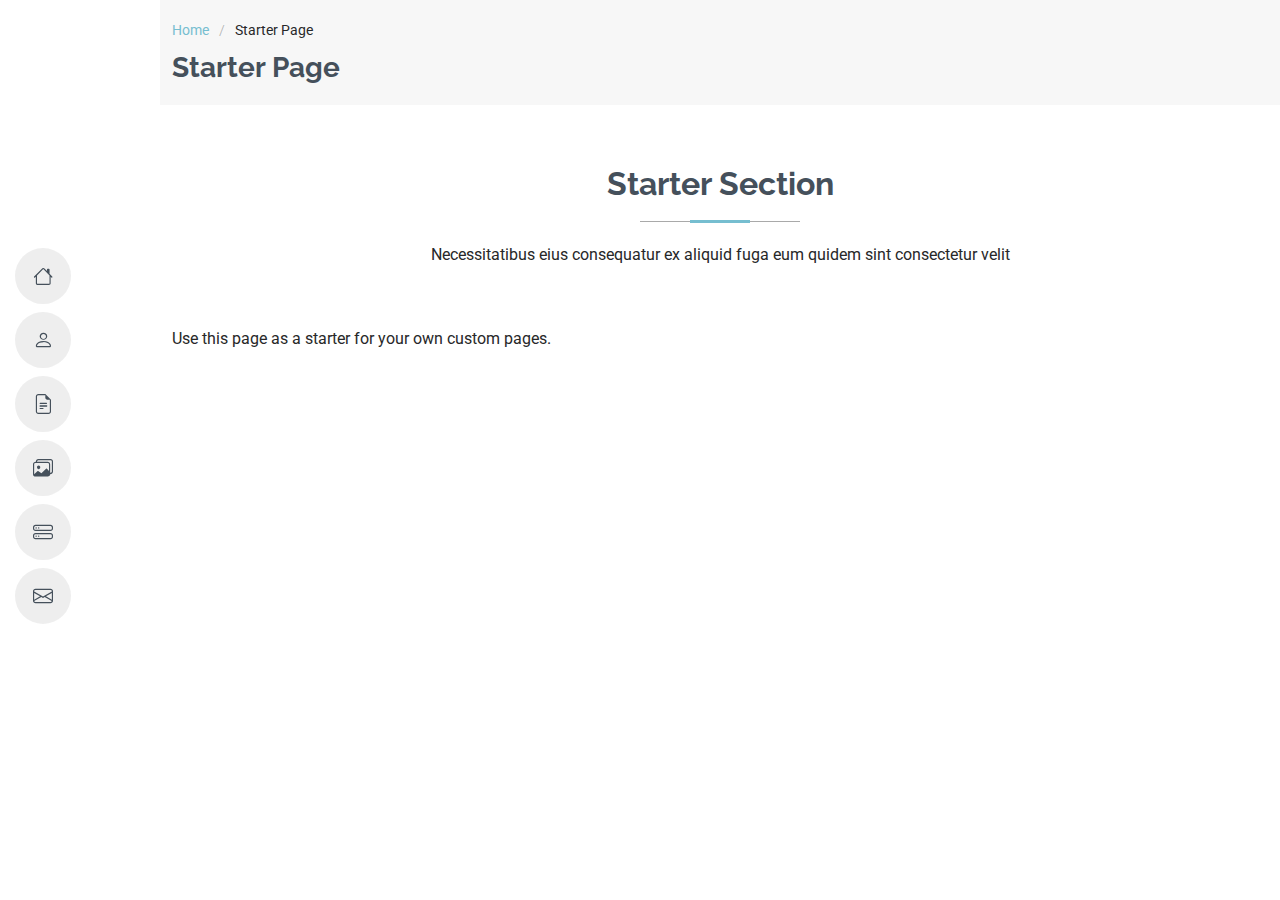
<file: starter-page.html>
<!DOCTYPE html>
<html lang="en">

<head>
  <meta charset="utf-8">
  <meta content="width=device-width, initial-scale=1.0" name="viewport">
  <title>Mazin Portfolio</title>
  <meta content="" name="description">
  <meta content="" name="keywords">



  <!-- Fonts -->
  <link href="https://fonts.googleapis.com" rel="preconnect">
  <link href="https://fonts.gstatic.com" rel="preconnect" crossorigin>
  <link
    href="https://fonts.googleapis.com/css2?family=Roboto:ital,wght@0,100;0,300;0,400;0,500;0,700;0,900;1,100;1,300;1,400;1,500;1,700;1,900&family=Poppins:ital,wght@0,100;0,200;0,300;0,400;0,500;0,600;0,700;0,800;0,900;1,100;1,200;1,300;1,400;1,500;1,600;1,700;1,800;1,900&family=Raleway:ital,wght@0,100;0,200;0,300;0,400;0,500;0,600;0,700;0,800;0,900;1,100;1,200;1,300;1,400;1,500;1,600;1,700;1,800;1,900&display=swap"
    rel="stylesheet">

  <!-- Vendor CSS Files -->
  <link href="assets/vendor/bootstrap/css/bootstrap.min.css" rel="stylesheet">
  <link href="assets/vendor/bootstrap-icons/bootstrap-icons.css" rel="stylesheet">
  <link href="assets/vendor/aos/aos.css" rel="stylesheet">
  <link href="assets/vendor/glightbox/css/glightbox.min.css" rel="stylesheet">
  <link href="assets/vendor/swiper/swiper-bundle.min.css" rel="stylesheet">

  <!-- Main CSS File -->
  <link href="assets/css/main.css" rel="stylesheet">


</head>

<body class="starter-page-page">

  <header id="header" class="header d-flex flex-column justify-content-center">

    <i class="header-toggle d-xl-none bi bi-list"></i>

    <nav id="navmenu" class="navmenu">
      <ul>
        <li><a href="#hero"><i class="bi bi-house navicon"></i><span>Home</span></a></li>
        <li><a href="#about"><i class="bi bi-person navicon"></i><span>About</span></a></li>
        <li><a href="#resume"><i class="bi bi-file-earmark-text navicon"></i><span>Resume</span></a></li>
        <li><a href="#portfolio"><i class="bi bi-images navicon"></i><span>Portfolio</span></a></li>
        <li><a href="#services"><i class="bi bi-hdd-stack navicon"></i><span>Services</span></a></li>
        <li><a href="#contact"><i class="bi bi-envelope navicon"></i><span>Contact</span></a></li>
      </ul>
    </nav>

  </header>

  <main class="main">

    <!-- Page Title -->
    <div class="page-title" data-aos="fade">
      <div class="container">
        <nav class="breadcrumbs">
          <ol>
            <li><a href="index.html">Home</a></li>
            <li class="current">Starter Page</li>
          </ol>
        </nav>
        <h1>Starter Page</h1>
      </div>
    </div><!-- End Page Title -->

    <!-- Starter Section Section -->
    <section id="starter-section" class="starter-section section">

      <!-- Section Title -->
      <div class="container section-title" data-aos="fade-up">
        <h2>Starter Section</h2>
        <p>Necessitatibus eius consequatur ex aliquid fuga eum quidem sint consectetur velit</p>
      </div><!-- End Section Title -->

      <div class="container" data-aos="fade-up">
        <p>Use this page as a starter for your own custom pages.</p>
      </div>

    </section><!-- /Starter Section Section -->

  </main>



  <!-- Scroll Top -->
  <a href="#" id="scroll-top" class="scroll-top d-flex align-items-center justify-content-center"><i
      class="bi bi-arrow-up-short"></i></a>

  <!-- Preloader -->
  <div id="preloader"></div>

  <!-- Vendor JS Files -->
  <script src="assets/vendor/bootstrap/js/bootstrap.bundle.min.js"></script>
  <script src="assets/vendor/php-email-form/validate.js"></script>
  <script src="assets/vendor/aos/aos.js"></script>
  <script src="assets/vendor/typed.js/typed.umd.js"></script>
  <script src="assets/vendor/purecounter/purecounter_vanilla.js"></script>
  <script src="assets/vendor/waypoints/noframework.waypoints.js"></script>
  <script src="assets/vendor/glightbox/js/glightbox.min.js"></script>
  <script src="assets/vendor/imagesloaded/imagesloaded.pkgd.min.js"></script>
  <script src="assets/vendor/isotope-layout/isotope.pkgd.min.js"></script>
  <script src="assets/vendor/swiper/swiper-bundle.min.js"></script>

  <!-- Main JS File -->
  <script src="assets/js/main.js"></script>

</body>

</html>
</file>
<file: assets/css/main.css>
/**
* Template Name: MyResume
* Template URL: https://bootstrapmade.com/free-html-bootstrap-template-my-resume/
* Updated: Jun 29 2024 with Bootstrap v5.3.3
* Author: BootstrapMade.com
* License: https://bootstrapmade.com/license/
*/

/*--------------------------------------------------------------
# Font & Color Variables
# Help: https://bootstrapmade.com/color-system/
--------------------------------------------------------------*/
/* Fonts */
:root {
  --default-font: "Roboto",  system-ui, -apple-system, "Segoe UI", Roboto, "Helvetica Neue", Arial, "Noto Sans", "Liberation Sans", sans-serif, "Apple Color Emoji", "Segoe UI Emoji", "Segoe UI Symbol", "Noto Color Emoji";
  --heading-font: "Raleway",  sans-serif;
  --nav-font: "Poppins",  sans-serif;
}
/*#ffffff
/* #272829
 /* --background-color: #ffffff;
 /* Background color for the entire website, including individual sections */
 /* --default-color: #272829; */
 /* Default color used for the majority of the text content across the entire website */
 /* --heading-color: #45505b; */
 /* Color for headings, subheadings and title throughout the website */
 /* --accent-color: #0563bb; */
 /* Accent color that represents your brand on the website. It's used for buttons, links, and other elements that need to stand out */
 /* --surface-color: #ffffff; */
 /* The surface color is used as a background of boxed elements within sections, such as cards, icon boxes, or other elements that require a visual separation from the global background. */
 /* --contrast-color: #ffffff; */ 
 /* Contrast color for text, ensuring readability against backgrounds of accent, heading, or default colors. */
/* Global Colors - The following color variables are used throughout the website. Updating them here will change the color scheme of the entire website */
:root { 
  --background-color: ##ffffff; /* Background color for the entire website, including individual sections */
  --default-color: #272829; /* Default color used for the majority of the text content across the entire website */
  --heading-color: #45505b; /* Color for headings, subheadings and title throughout the website */
  --accent-color: #76BED0; /* Accent color that represents your brand on the website. It's used for buttons, links, and other elements that need to stand out */
  --surface-color: ##ffffff; /* The surface color is used as a background of boxed elements within sections, such as cards, icon boxes, or other elements that require a visual separation from the global background. */
  --contrast-color: ##ffffff; /* Contrast color for text, ensuring readability against backgrounds of accent, heading, or default colors. */
}

/* Nav Menu Colors - The following color variables are used specifically for the navigation menu. They are separate from the global colors to allow for more customization options */
:root {
  --nav-color: #45505b;  /* The default color of the main navmenu links */
  --nav-hover-color: #76BED0; /* Applied to main navmenu links when they are hovered over or active */
  --nav-mobile-background-color: #ffffff; /* Used as the background color for mobile navigation menu */
  --nav-dropdown-background-color: #ffffff; /* Used as the background color for dropdown items that appear when hovering over primary navigation items */
  --nav-dropdown-color: #212529; /* Used for navigation links of the dropdown items in the navigation menu. */
  --nav-dropdown-hover-color: #76BED0; /* Similar to --nav-hover-color, this color is applied to dropdown navigation links when they are hovered over. */
}

/* Color Presets - These classes override global colors when applied to any section or element, providing reuse of the sam color scheme. */

.light-background {
  --background-color: #f9f9f9;
  --surface-color: #ffffff;
}

.dark-background {
  --background-color: #060606;
  --default-color: #ffffff;
  --heading-color: #ffffff;
  --surface-color: #252525;
  --contrast-color: #ffffff;
}

/* Smooth scroll */
:root {
  scroll-behavior: smooth;
}

/*--------------------------------------------------------------
# General Styling & Shared Classes
--------------------------------------------------------------*/
body {
  color: var(--default-color);
  background-color: var(--background-color);
  font-family: var(--default-font);
}

a {
  color: var(--accent-color);
  text-decoration: none;
  transition: 0.3s;
}

a:hover {
  color: color-mix(in srgb, var(--accent-color), transparent 25%);
  text-decoration: none;
}

h1,
h2,
h3,
h4,
h5,
h6 {
  color: var(--heading-color);
  font-family: var(--heading-font);
}

/* PHP Email Form Messages
------------------------------*/
.php-email-form .error-message {
  display: none;
  background: #df1529;
  color: #ffffff;
  text-align: left;
  padding: 15px;
  margin-bottom: 24px;
  font-weight: 600;
}

.php-email-form .sent-message {
  display: none;
  color: #ffffff;
  background: #059652;
  text-align: center;
  padding: 15px;
  margin-bottom: 24px;
  font-weight: 600;
}

.php-email-form .loading {
  display: none;
  background: var(--surface-color);
  text-align: center;
  padding: 15px;
  margin-bottom: 24px;
}

.php-email-form .loading:before {
  content: "";
  display: inline-block;
  border-radius: 50%;
  width: 24px;
  height: 24px;
  margin: 0 10px -6px 0;
  border: 3px solid var(--accent-color);
  border-top-color: var(--surface-color);
  animation: php-email-form-loading 1s linear infinite;
}

@keyframes php-email-form-loading {
  0% {
    transform: rotate(0deg);
  }

  100% {
    transform: rotate(360deg);
  }
}

/*--------------------------------------------------------------
# Global Header
--------------------------------------------------------------*/
.header {
  color: var(--default-color);
  position: fixed;
  top: 0;
  left: 0;
  bottom: 0;
  padding: 0 15px;
  transition: all ease-in-out 0.3s;
  overflow-y: auto;
  z-index: 997;
  min-width: 200px;
}

@media (max-width: 1199px) {
  .header {
    background-color: var(--background-color);
    border-right: 1px solid color-mix(in srgb, var(--default-color), transparent 90%);
    width: 300px;
    left: -100%;
  }
}

@media (min-width: 1200px) and (max-width: 1600px) {
  .header~main {
    margin-left: 160px;
  }

  .header~main .hero {
    margin-left: -160px;
    width: 100vw;
  }
}

.header.header-show {
  left: 0;
}

.header .header-toggle {
  color: var(--contrast-color);
  background-color: var(--accent-color);
  font-size: 22px;
  display: flex;
  align-items: center;
  justify-content: center;
  width: 40px;
  height: 40px;
  border-radius: 50%;
  cursor: pointer;
  position: fixed;
  top: 15px;
  right: 15px;
  z-index: 9999;
  transition: background-color 0.3s;
}

.header .header-toggle:hover {
  color: var(--contrast-color);
  background-color: color-mix(in srgb, var(--accent-color) 90%, white 15%);
}

/*--------------------------------------------------------------
# Navigation Menu
--------------------------------------------------------------*/
.navmenu {
  padding: 0;
  z-index: 9997;
}

.navmenu ul {
  list-style: none;
  padding: 0 0 20px 0;
  margin: 0;
  width: 140px;
}

.navmenu a,
.navmenu a:focus {
  color: var(--nav-color);
  font-family: var(--nav-font);
  display: flex;
  align-items: center;
  padding: 10px 18px;
  margin-bottom: 8px;
  font-size: 15px;
  border-radius: 50px;
  background: color-mix(in srgb, var(--default-color), transparent 92%);
  height: 56px;
  width: 100%;
  overflow: hidden;
  transition: 0.3s;
}

.navmenu a i,
.navmenu a:focus i {
  font-size: 20px;
}

.navmenu a span,
.navmenu a:focus span {
  padding: 0 5px 0 7px;
}

@media (min-width: 992px) {

  .navmenu a,
  .navmenu a:focus {
    max-width: 56px;
  }

  .navmenu a span,
  .navmenu a:focus span {
    display: none;
  }
}

.navmenu a:hover,
.navmenu .active,
.navmenu .active:focus,
.navmenu li:hover>a {
  color: var(--contrast-color);
  background: var(--nav-hover-color);
}

.navmenu a:hover,
.navmenu li:hover>a {
  max-width: 100%;
  color: var(--contrast-color);
}

.navmenu a:hover span,
.navmenu li:hover>a span {
  display: block;
}

/*--------------------------------------------------------------
# Global Footer
--------------------------------------------------------------*/
.footer {
  color: var(--default-color);
  background-color: var(--background-color);
  font-size: 14px;
  text-align: center;
  padding: 30px 0;
  position: relative;
}

.footer h3 {
  font-size: 36px;
  font-weight: 700;
  position: relative;
  padding: 0;
  margin: 0 0 15px 0;
}

.footer p {
  font-size: 15;
  font-style: italic;
  padding: 0;
  margin: 0 0 30px 0;
}

.footer .social-links {
  margin: 0 0 30px 0;
}

.footer .social-links a {
  font-size: 16px;
  display: flex;
  align-items: center;
  justify-content: center;
  background: var(--accent-color);
  color: var(--contrast-color);
  line-height: 1;
  margin: 0 4px;
  border-radius: 50%;
  text-align: center;
  width: 36px;
  height: 36px;
  transition: 0.3s;
}

.footer .social-links a:hover {
  background: color-mix(in srgb, var(--accent-color), transparent 20%);
  text-decoration: none;
}

.footer .copyright {
  padding-top: 25px;
  border-top: 1px solid color-mix(in srgb, var(--default-color), transparent 90%);
}

.footer .credits {
  font-size: 13px;
  padding-top: 5px;
}

/*--------------------------------------------------------------
# Preloader
--------------------------------------------------------------*/
#preloader {
  position: fixed;
  inset: 0;
  z-index: 999999;
  overflow: hidden;
  background: var(--background-color);
  transition: all 0.6s ease-out;
}

#preloader:before {
  content: "";
  position: fixed;
  top: calc(50% - 30px);
  left: calc(50% - 30px);
  border: 6px solid #ffffff;
  border-color: var(--accent-color) transparent var(--accent-color) transparent;
  border-radius: 50%;
  width: 60px;
  height: 60px;
  animation: animate-preloader 1.5s linear infinite;
}

@keyframes animate-preloader {
  0% {
    transform: rotate(0deg);
  }

  100% {
    transform: rotate(360deg);
  }
}

/*--------------------------------------------------------------
# Scroll Top Button
--------------------------------------------------------------*/
.scroll-top {
  position: fixed;
  visibility: hidden;
  opacity: 0;
  right: 15px;
  bottom: -15px;
  z-index: 99999;
  background-color: var(--accent-color);
  width: 44px;
  height: 44px;
  border-radius: 50px;
  transition: all 0.4s;
}

.scroll-top i {
  font-size: 24px;
  color: var(--contrast-color);
  line-height: 0;
}

.scroll-top:hover {
  background-color: color-mix(in srgb, var(--accent-color), transparent 20%);
  color: var(--contrast-color);
}

.scroll-top.active {
  visibility: visible;
  opacity: 1;
  bottom: 15px;
}

/*--------------------------------------------------------------
# Disable aos animation delay on mobile devices
--------------------------------------------------------------*/
@media screen and (max-width: 768px) {
  [data-aos-delay] {
    transition-delay: 0 !important;
  }
}

/*--------------------------------------------------------------
# Global Page Titles & Breadcrumbs
--------------------------------------------------------------*/
.page-title {
  --background-color: color-mix(in srgb, var(--default-color), transparent 96%);
  color: var(--default-color);
  background-color: var(--background-color);
  padding: 20px 0;
  position: relative;
}

.page-title h1 {
  font-size: 28px;
  font-weight: 700;
  margin: 0;
}

.page-title .breadcrumbs ol {
  display: flex;
  flex-wrap: wrap;
  list-style: none;
  padding: 0 0 10px 0;
  margin: 0;
  font-size: 14px;
  font-weight: 400;
}

.page-title .breadcrumbs ol li+li {
  padding-left: 10px;
}

.page-title .breadcrumbs ol li+li::before {
  content: "/";
  display: inline-block;
  padding-right: 10px;
  color: color-mix(in srgb, var(--default-color), transparent 70%);
}

/*--------------------------------------------------------------
# Global Sections
--------------------------------------------------------------*/
section,
.section {
  color: var(--default-color);
  background-color: var(--background-color);
  padding: 60px 0;
  overflow: clip;
}

/*--------------------------------------------------------------
# Global Section Titles
--------------------------------------------------------------*/
.section-title {
  text-align: center;
  padding-bottom: 60px;
  position: relative;
}

.section-title h2 {
  font-size: 32px;
  font-weight: 700;
  margin-bottom: 20px;
  padding-bottom: 20px;
  position: relative;
}

.section-title h2:before {
  content: "";
  position: absolute;
  display: block;
  width: 160px;
  height: 1px;
  background: color-mix(in srgb, var(--default-color), transparent 60%);
  left: 0;
  right: 0;
  bottom: 1px;
  margin: auto;
}

.section-title h2::after {
  content: "";
  position: absolute;
  display: block;
  width: 60px;
  height: 3px;
  background: var(--accent-color);
  left: 0;
  right: 0;
  bottom: 0;
  margin: auto;
}

.section-title p {
  margin-bottom: 0;
}

/*--------------------------------------------------------------
# Hero Section
--------------------------------------------------------------*/
.hero {
  width: 100%;
  min-height: 100vh;
  position: relative;
  padding: 80px 0;
  display: flex;
  align-items: center;
  justify-content: center;
}

.hero img {
  position: absolute;
  inset: 0;
  display: block;
  width: 100%;
  height: 100%;
  object-fit: cover;
  z-index: 1;
}

.hero:before {
  content: "";
  background: color-mix(in srgb, var(--background-color), transparent 30%);
  position: absolute;
  inset: 0;
  z-index: 2;
}

.hero .container {
  position: relative;
  z-index: 3;
}

.hero h2 {
  margin: 0;
  font-size: 64px;
  font-weight: 700;
}

.hero p {
  margin: 5px 0 0 0;
  font-size: 26px;
}

.hero p span {
  letter-spacing: 1px;
  border-bottom: 2px solid var(--accent-color);
}

.hero .social-links {
  margin-top: 25px;
}

.hero .social-links a {
  font-size: 20px;
  display: inline-block;
  color: color-mix(in srgb, var(--default-color), transparent 30%);
  line-height: 1;
  margin-right: 20px;
  transition: 0.3s;
}

.hero .social-links a:hover {
  color: var(--accent-color);
}

@media (max-width: 768px) {
  .hero h2 {
    font-size: 32px;
  }

  .hero p {
    font-size: 20px;
  }
}

/*--------------------------------------------------------------
# About Section
--------------------------------------------------------------*/
.about .content h2 {
  font-weight: 700;
  font-size: 24px;
}

.about .content ul {
  list-style: none;
  padding: 0;
}

.about .content ul li {
  margin-bottom: 20px;
  display: flex;
  align-items: center;
}

.about .content ul strong {
  margin-right: 10px;
}

.about .content ul i {
  font-size: 16px;
  margin-right: 5px;
  color: var(--accent-color);
  line-height: 0;
}

/*--------------------------------------------------------------
# Stats Section
--------------------------------------------------------------*/
.stats i {
  background-color: var(--accent-color);
  color: var(--contrast-color);
  width: 54px;
  height: 54px;
  font-size: 24px;
  border-radius: 50px;
  display: inline-flex;
  align-items: center;
  justify-content: center;
  position: relative;
  z-index: 1;
}

.stats .stats-item {
  margin-top: 10px;
  width: 100%;
  position: relative;
  text-align: center;
  z-index: 0;
}

.stats .stats-item span {
  font-size: 36px;
  display: block;
  font-weight: 700;
  color: color-mix(in srgb, var(--default-color), transparent 20%);
}

.stats .stats-item p {
  padding: 0;
  margin: 0;
  color: color-mix(in srgb, var(--default-color), transparent 50%);
  font-size: 16px;
}

/*--------------------------------------------------------------
# Skills Section
--------------------------------------------------------------*/
.skills .progress {
  height: 60px;
  display: block;
  background: none;
  border-radius: 0;
}

.skills .progress .skill {
  color: var(--heading-color);
  padding: 0;
  margin: 0 0 6px 0;
  text-transform: uppercase;
  display: block;
  font-weight: 600;
  font-family: var(--heading-font);
}

.skills .progress .skill .val {
  float: right;
  font-style: normal;
}

.skills .progress-bar-wrap {
  background: color-mix(in srgb, var(--default-color), transparent 90%);
  height: 10px;
}

.skills .progress-bar {
  width: 1px;
  height: 10px;
  transition: 0.9s;
  background-color: var(--accent-color);
}

/*--------------------------------------------------------------
# Resume Section
--------------------------------------------------------------*/
.resume .resume-title {
  color: var(--heading-color);
  font-size: 26px;
  font-weight: 700;
  margin-top: 20px;
  margin-bottom: 20px;
}

.resume .resume-item {
  padding: 0 0 20px 20px;
  margin-top: -2px;
  border-left: 2px solid var(--accent-color);
  position: relative;
}

.resume .resume-item h4 {
  line-height: 18px;
  font-size: 18px;
  font-weight: 600;
  text-transform: uppercase;
  color: color-mix(in srgb, var(--default-color), transparent 20%);
  margin-bottom: 10px;
}

.resume .resume-item h5 {
  font-size: 16px;
  padding: 5px 15px;
  display: inline-block;
  font-weight: 600;
  margin-bottom: 10px;
}

.resume .resume-item ul {
  padding-left: 20px;
}

.resume .resume-item ul li {
  padding-bottom: 10px;
}

.resume .resume-item:last-child {
  padding-bottom: 0;
}

.resume .resume-item::before {
  content: "";
  position: absolute;
  width: 16px;
  height: 16px;
  border-radius: 50px;
  left: -9px;
  top: 0;
  background: var(--background-color);
  border: 2px solid var(--accent-color);
}

/*--------------------------------------------------------------
# Portfolio Section
--------------------------------------------------------------*/
.portfolio .portfolio-filters {
  padding: 0;
  margin: 0 auto 20px auto;
  list-style: none;
  text-align: center;
}

.portfolio .portfolio-filters li {
  cursor: pointer;
  display: inline-block;
  padding: 8px 20px 10px 20px;
  margin: 0;
  font-size: 15px;
  font-weight: 500;
  line-height: 1;
  margin-bottom: 5px;
  border-radius: 50px;
  transition: all 0.3s ease-in-out;
  font-family: var(--heading-font);
}

.portfolio .portfolio-filters li:hover,
.portfolio .portfolio-filters li.filter-active {
  color: var(--contrast-color);
  background-color: var(--accent-color);
}

.portfolio .portfolio-filters li:first-child {
  margin-left: 0;
}

.portfolio .portfolio-filters li:last-child {
  margin-right: 0;
}

@media (max-width: 575px) {
  .portfolio .portfolio-filters li {
    font-size: 14px;
    margin: 0 0 10px 0;
  }
}

.portfolio .portfolio-item {
  position: relative;
  overflow: hidden;
}

.portfolio .portfolio-item .portfolio-info {
  opacity: 0;
  position: absolute;
  left: 12px;
  right: 12px;
  bottom: -100%;
  z-index: 3;
  transition: all ease-in-out 0.5s;
  background: color-mix(in srgb, var(--background-color), transparent 10%);
  padding: 15px;
}

.portfolio .portfolio-item .portfolio-info h4 {
  font-size: 18px;
  font-weight: 600;
  padding-right: 50px;
}

.portfolio .portfolio-item .portfolio-info p {
  color: color-mix(in srgb, var(--default-color), transparent 30%);
  font-size: 14px;
  margin-bottom: 0;
  padding-right: 50px;
}

.portfolio .portfolio-item .portfolio-info .preview-link,
.portfolio .portfolio-item .portfolio-info .details-link {
  position: absolute;
  right: 50px;
  font-size: 24px;
  top: calc(50% - 14px);
  color: color-mix(in srgb, var(--default-color), transparent 30%);
  transition: 0.3s;
  line-height: 0;
}

.portfolio .portfolio-item .portfolio-info .preview-link:hover,
.portfolio .portfolio-item .portfolio-info .details-link:hover {
  color: var(--accent-color);
}

.portfolio .portfolio-item .portfolio-info .details-link {
  right: 14px;
  font-size: 28px;
}

.portfolio .portfolio-item:hover .portfolio-info {
  opacity: 1;
  bottom: 0;
}

/*--------------------------------------------------------------
# Services Section
--------------------------------------------------------------*/
.services .service-item {
  background-color: var(--surface-color);
  box-shadow: 0px 5px 90px 0px rgba(0, 0, 0, 0.1);
  height: 100%;
  padding: 60px 30px;
  text-align: center;
  transition: 0.3s;
  border-radius: 5px;
}

.services .service-item .icon {
  margin: 0 auto;
  width: 100px;
  height: 100px;
  display: flex;
  align-items: center;
  justify-content: center;
  transition: ease-in-out 0.3s;
  position: relative;
}

.services .service-item .icon i {
  font-size: 36px;
  transition: 0.5s;
  position: relative;
}

.services .service-item .icon svg {
  position: absolute;
  top: 0;
  left: 0;
}

.services .service-item .icon svg path {
  transition: 0.5s;
  fill: color-mix(in srgb, var(--default-color), transparent 95%);
}

.services .service-item h3 {
  font-weight: 700;
  margin: 10px 0 15px 0;
  font-size: 22px;
}

.services .service-item p {
  line-height: 24px;
  font-size: 14px;
  margin-bottom: 0;
}

.services .service-item:hover {
  box-shadow: 0px 5px 35px 0px rgba(0, 0, 0, 0.1);
}

.services .service-item.item-cyan i {
  color: #0dcaf0;
}

.services .service-item.item-cyan:hover .icon i {
  color: #fff;
}

.services .service-item.item-cyan:hover .icon path {
  fill: #0dcaf0;
}

.services .service-item.item-orange i {
  color: #fd7e14;
}

.services .service-item.item-orange:hover .icon i {
  color: #fff;
}

.services .service-item.item-orange:hover .icon path {
  fill: #fd7e14;
}

.services .service-item.item-teal i {
  color: #20c997;
}

.services .service-item.item-teal:hover .icon i {
  color: #fff;
}

.services .service-item.item-teal:hover .icon path {
  fill: #20c997;
}

.services .service-item.item-red i {
  color: #df1529;
}

.services .service-item.item-red:hover .icon i {
  color: #fff;
}

.services .service-item.item-red:hover .icon path {
  fill: #df1529;
}

.services .service-item.item-indigo i {
  color: #6610f2;
}

.services .service-item.item-indigo:hover .icon i {
  color: #fff;
}

.services .service-item.item-indigo:hover .icon path {
  fill: #6610f2;
}

.services .service-item.item-pink i {
  color: #f3268c;
}

.services .service-item.item-pink:hover .icon i {
  color: #fff;
}

.services .service-item.item-pink:hover .icon path {
  fill: #f3268c;
}

/*--------------------------------------------------------------
# Testimonials Section
--------------------------------------------------------------*/
.testimonials .testimonials-carousel,
.testimonials .testimonials-slider {
  overflow: hidden;
}

.testimonials .testimonial-item .testimonial-content {
  border-left: 3px solid var(--accent-color);
  padding-left: 30px;
}

.testimonials .testimonial-item .testimonial-img {
  border-radius: 50%;
  border: 4px solid var(--background-color);
  margin: 0 auto;
}

.testimonials .testimonial-item h3 {
  font-size: 20px;
  font-weight: bold;
  margin: 10px 0 5px 0;
}

.testimonials .testimonial-item h4 {
  font-size: 14px;
  color: color-mix(in srgb, var(--default-color), transparent 40%);
  margin: 0 0 10px 0;
}

.testimonials .testimonial-item .stars i {
  color: #ffc107;
  margin: 0 1px;
}

.testimonials .testimonial-item .quote-icon-left,
.testimonials .testimonial-item .quote-icon-right {
  color: color-mix(in srgb, var(--accent-color), transparent 50%);
  font-size: 26px;
  line-height: 0;
}

.testimonials .testimonial-item .quote-icon-left {
  display: inline-block;
  left: -5px;
  position: relative;
}

.testimonials .testimonial-item .quote-icon-right {
  display: inline-block;
  right: -5px;
  position: relative;
  top: 10px;
  transform: scale(-1, -1);
}

.testimonials .testimonial-item p {
  font-style: italic;
}

.testimonials .swiper-wrapper {
  height: auto;
}

.testimonials .swiper-pagination {
  margin-top: 30px;
  position: relative;
}

.testimonials .swiper-pagination .swiper-pagination-bullet {
  width: 12px;
  height: 12px;
  background-color: color-mix(in srgb, var(--default-color), transparent 85%);
  opacity: 1;
}

.testimonials .swiper-pagination .swiper-pagination-bullet-active {
  background-color: var(--accent-color);
}

/*--------------------------------------------------------------
# Contact Section
--------------------------------------------------------------*/
.contact .info-item+.info-item {
  margin-top: 40px;
}

.contact .info-item i {
  color: var(--accent-color);
  background: color-mix(in srgb, var(--accent-color), transparent 92%);
  font-size: 20px;
  width: 44px;
  height: 44px;
  display: flex;
  justify-content: center;
  align-items: center;
  border-radius: 50px;
  transition: all 0.3s ease-in-out;
  margin-right: 15px;
}

.contact .info-item h3 {
  padding: 0;
  font-size: 18px;
  font-weight: 700;
  margin-bottom: 5px;
}

.contact .info-item p {
  padding: 0;
  margin-bottom: 0;
  font-size: 14px;
}

.contact .info-item:hover i {
  background: var(--accent-color);
  color: var(--contrast-color);
}

.contact .php-email-form {
  height: 100%;
}

.contact .php-email-form input[type=text],
.contact .php-email-form input[type=email],
.contact .php-email-form textarea {
  font-size: 14px;
  padding: 10px 15px;
  box-shadow: none;
  border-radius: 0;
  color: var(--default-color);
  background-color: color-mix(in srgb, var(--background-color), transparent 50%);
  border-color: color-mix(in srgb, var(--default-color), transparent 80%);
}

.contact .php-email-form input[type=text]:focus,
.contact .php-email-form input[type=email]:focus,
.contact .php-email-form textarea:focus {
  border-color: var(--accent-color);
}

.contact .php-email-form input[type=text]::placeholder,
.contact .php-email-form input[type=email]::placeholder,
.contact .php-email-form textarea::placeholder {
  color: color-mix(in srgb, var(--default-color), transparent 70%);
}

.contact .php-email-form button[type=submit] {
  color: var(--contrast-color);
  background: var(--accent-color);
  border: 0;
  padding: 10px 30px;
  transition: 0.4s;
  border-radius: 50px;
}

.contact .php-email-form button[type=submit]:hover {
  background: color-mix(in srgb, var(--accent-color), transparent 25%);
}

/*--------------------------------------------------------------
# Portfolio Details Section
--------------------------------------------------------------*/
.portfolio-details .portfolio-details-slider img {
  width: 100%;
}

.portfolio-details .swiper-wrapper {
  height: auto;
}

.portfolio-details .swiper-button-prev,
.portfolio-details .swiper-button-next {
  width: 48px;
  height: 48px;
}

.portfolio-details .swiper-button-prev:after,
.portfolio-details .swiper-button-next:after {
  color: rgba(255, 255, 255, 0.8);
  background-color: rgba(0, 0, 0, 0.15);
  font-size: 24px;
  border-radius: 50%;
  width: 48px;
  height: 48px;
  display: flex;
  align-items: center;
  justify-content: center;
  transition: 0.3s;
}

.portfolio-details .swiper-button-prev:hover:after,
.portfolio-details .swiper-button-next:hover:after {
  background-color: rgba(0, 0, 0, 0.3);
}

@media (max-width: 575px) {

  .portfolio-details .swiper-button-prev,
  .portfolio-details .swiper-button-next {
    display: none;
  }
}

.portfolio-details .swiper-pagination {
  margin-top: 20px;
  position: relative;
}

.portfolio-details .swiper-pagination .swiper-pagination-bullet {
  width: 10px;
  height: 10px;
  background-color: color-mix(in srgb, var(--default-color), transparent 85%);
  opacity: 1;
}

.portfolio-details .swiper-pagination .swiper-pagination-bullet-active {
  background-color: var(--accent-color);
}

.portfolio-details .portfolio-info h3 {
  font-size: 22px;
  font-weight: 700;
  margin-bottom: 20px;
  padding-bottom: 20px;
  position: relative;
}

.portfolio-details .portfolio-info h3:after {
  content: "";
  position: absolute;
  display: block;
  width: 50px;
  height: 3px;
  background: var(--accent-color);
  left: 0;
  bottom: 0;
}

.portfolio-details .portfolio-info ul {
  list-style: none;
  padding: 0;
  font-size: 15px;
}

.portfolio-details .portfolio-info ul li {
  display: flex;
  flex-direction: column;
  padding-bottom: 15px;
}

.portfolio-details .portfolio-info ul strong {
  text-transform: uppercase;
  font-weight: 400;
  color: color-mix(in srgb, var(--default-color), transparent 50%);
  font-size: 14px;
}

.portfolio-details .portfolio-info .btn-visit {
  padding: 8px 40px;
  background: var(--accent-color);
  color: var(--contrast-color);
  border-radius: 50px;
  transition: 0.3s;
}

.portfolio-details .portfolio-info .btn-visit:hover {
  background: color-mix(in srgb, var(--accent-color), transparent 20%);
}

.portfolio-details .portfolio-description h2 {
  font-size: 26px;
  font-weight: 700;
  margin-bottom: 20px;
}

.portfolio-details .portfolio-description p {
  padding: 0;
}

.portfolio-details .portfolio-description .testimonial-item {
  padding: 30px 30px 0 30px;
  position: relative;
  background: color-mix(in srgb, var(--default-color), transparent 97%);
  margin-bottom: 50px;
}

.portfolio-details .portfolio-description .testimonial-item .testimonial-img {
  width: 90px;
  border-radius: 50px;
  border: 6px solid var(--background-color);
  float: left;
  margin: 0 10px 0 0;
}

.portfolio-details .portfolio-description .testimonial-item h3 {
  font-size: 18px;
  font-weight: bold;
  margin: 15px 0 5px 0;
  padding-top: 20px;
}

.portfolio-details .portfolio-description .testimonial-item h4 {
  font-size: 14px;
  color: #6c757d;
  margin: 0;
}

.portfolio-details .portfolio-description .testimonial-item .quote-icon-left,
.portfolio-details .portfolio-description .testimonial-item .quote-icon-right {
  color: color-mix(in srgb, var(--accent-color), transparent 50%);
  font-size: 26px;
  line-height: 0;
}

.portfolio-details .portfolio-description .testimonial-item .quote-icon-left {
  display: inline-block;
  left: -5px;
  position: relative;
}

.portfolio-details .portfolio-description .testimonial-item .quote-icon-right {
  display: inline-block;
  right: -5px;
  position: relative;
  top: 10px;
  transform: scale(-1, -1);
}

.portfolio-details .portfolio-description .testimonial-item p {
  font-style: italic;
  margin: 0 0 15px 0 0 0;
  padding: 0;
}

/*--------------------------------------------------------------
# Service Details Section
--------------------------------------------------------------*/
.service-details .service-box {
  padding: 20px;
  box-shadow: 0px 2px 20px rgba(0, 0, 0, 0.1);
}

.service-details .service-box+.service-box {
  margin-top: 30px;
}

.service-details .service-box h4 {
  font-size: 20px;
  font-weight: 700;
  border-bottom: 2px solid color-mix(in srgb, var(--default-color), transparent 92%);
  padding-bottom: 15px;
  margin-bottom: 15px;
}

.service-details .services-list a {
  color: color-mix(in srgb, var(--default-color), transparent 20%);
  background-color: color-mix(in srgb, var(--default-color), transparent 96%);
  display: flex;
  align-items: center;
  padding: 12px 15px;
  margin-top: 15px;
  transition: 0.3s;
}

.service-details .services-list a:first-child {
  margin-top: 0;
}

.service-details .services-list a i {
  font-size: 16px;
  margin-right: 8px;
  color: var(--accent-color);
}

.service-details .services-list a.active {
  color: var(--contrast-color);
  background-color: var(--accent-color);
}

.service-details .services-list a.active i {
  color: var(--contrast-color);
}

.service-details .services-list a:hover {
  background-color: color-mix(in srgb, var(--accent-color), transparent 95%);
  color: var(--accent-color);
}

.service-details .download-catalog a {
  color: var(--default-color);
  display: flex;
  align-items: center;
  padding: 10px 0;
  transition: 0.3s;
  border-top: 1px solid color-mix(in srgb, var(--default-color), transparent 90%);
}

.service-details .download-catalog a:first-child {
  border-top: 0;
  padding-top: 0;
}

.service-details .download-catalog a:last-child {
  padding-bottom: 0;
}

.service-details .download-catalog a i {
  font-size: 24px;
  margin-right: 8px;
  color: var(--accent-color);
}

.service-details .download-catalog a:hover {
  color: var(--accent-color);
}

.service-details .help-box {
  background-color: var(--accent-color);
  color: var(--contrast-color);
  margin-top: 30px;
  padding: 30px 15px;
}

.service-details .help-box .help-icon {
  font-size: 48px;
}

.service-details .help-box h4,
.service-details .help-box a {
  color: var(--contrast-color);
}

.service-details .services-img {
  margin-bottom: 20px;
}

.service-details h3 {
  font-size: 26px;
  font-weight: 700;
}

.service-details p {
  font-size: 15px;
}

.service-details ul {
  list-style: none;
  padding: 0;
  font-size: 15px;
}

.service-details ul li {
  padding: 5px 0;
  display: flex;
  align-items: center;
}

.service-details ul i {
  font-size: 20px;
  margin-right: 8px;
  color: var(--accent-color);
}

/*--------------------------------------------------------------
# Starter Section Section
--------------------------------------------------------------*/
.starter-section {
  /* Add your styles here */
}
</file>
